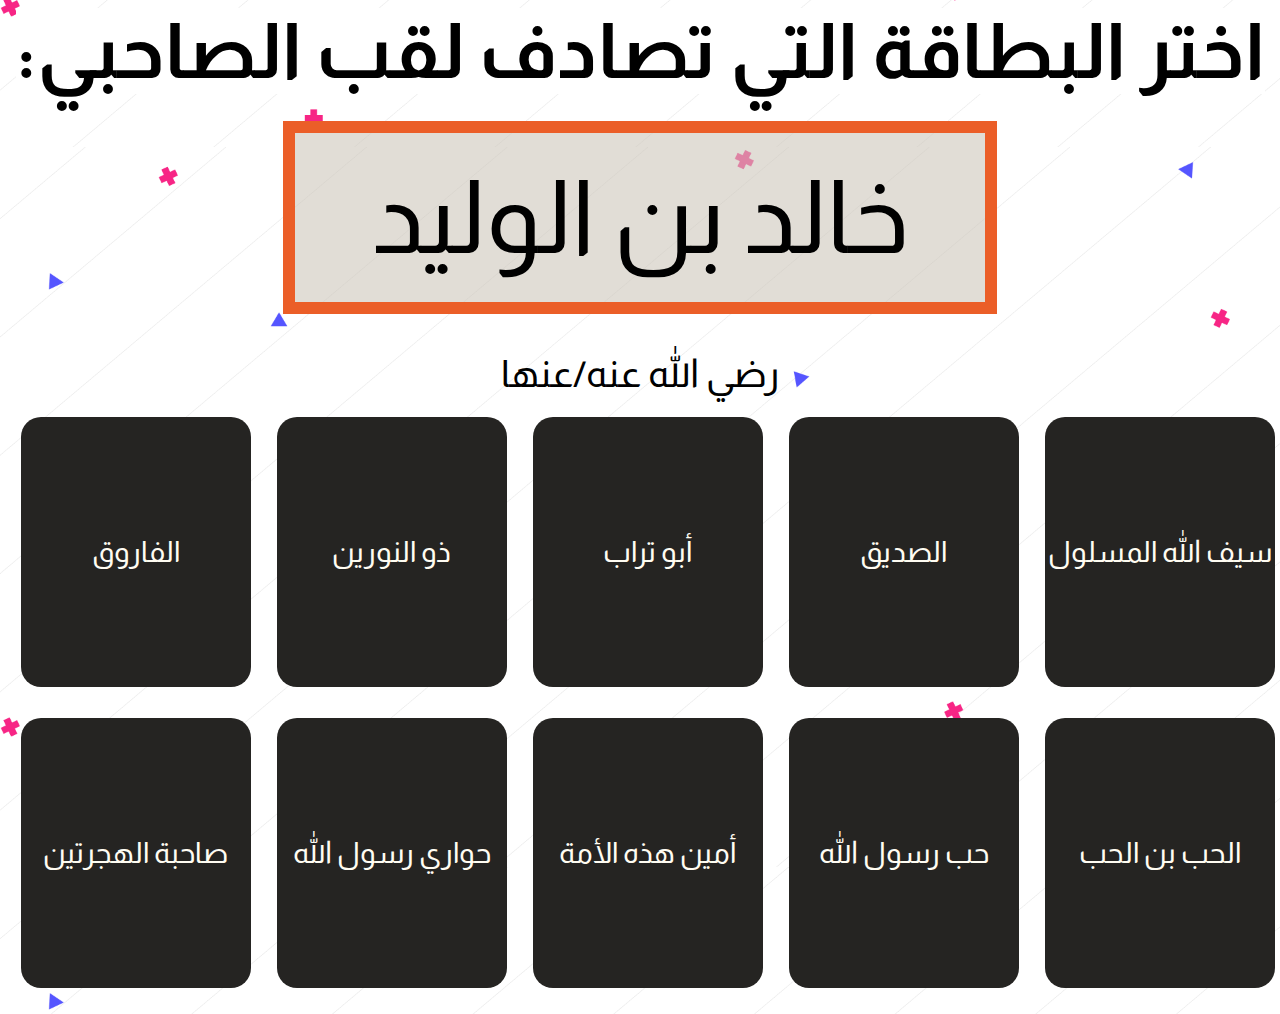
<file: sahabiname.html>
<!DOCTYPE html>
<html>
	<head>
		<link rel="preconnect" href="https://fonts.gstatic.com" />
		<link
			href="https://fonts.googleapis.com/css2?family=Almarai:wght@300&display=swap"
			rel="stylesheet"
		/>

		<link rel="stylesheet" href="sahabiname.css" />
	</head>
	<body>
		<div id="paraCont">
			<p class="title">:اختر البطاقة التي تصادف لقب الصاحبي</p>
			<p id="sahabaName">عمر بن الخطاب</p>
			<p id="blessHim">رضي الله عنه/عنها</p>
		</div>
		<div id="boxes">
			<div class="box" id="one"><p id="paraone"></p></div>
			<div class="box" id="two"><p id="paratwo"></p></div>
			<div class="box" id="three"><p id="parathree"></p></div>
			<div class="box" id="four"><p id="parafour"></p></div>
			<div class="box" id="five"><p id="parafive"></p></div>
			<div class="box" id="six"><p id="parasix"></p></div>
			<div class="box" id="seven"><p id="paraseven"></p></div>
			<div class="box" id="eight"><p id="paraeight"></p></div>
			<div class="box" id="nine"><p id="paranine"></p></div>
			<div class="box" id="ten"><p id="paraten"></p></div>
		</div>

		<div id="popUp">
			<p id="goodJob">!!!!!!أحسنت</p>
			<p id="sahabiNameDiscription"></p>
			<p id="discription"></p>
			<button id="reload">تمت القراءة</button>
		</div>
		<img src="triangles and crosses1.png" id="backgroundimg" />

		<script src="sahabiname.js"></script>
	</body>
</html>
</file>
<file: sahabiname.css>
html {
	font-family: 'Almarai', sans-serif;
	text-align: center;
}
body {
	background-image: url('triangles and crosses1.png');
	background-size: 100%;
	background-position: center;
}

#backgroundimg {
	display: none;
}
#paraCont {
	margin: auto;
	/* background-color: royalblue; */
	display: flex;
	flex-direction: column;
	align-items: center;
}
.title {
	font-weight: bold;
	margin: 0;
	font-size: 6vw;
	background-color: white;
}
#sahabaName {
	padding: 3vh 6vw;
	margin: 3vh auto 3vw auto;
	font-size: 8vw;
	background-color: #ccc5b996;
	border: 1vw solid #eb5e28;
}
#blessHim {
	white-space: nowrap;
	font-size: 3vw;
	margin-top: 0;
	margin-bottom: 1vh;
}
#boxes {
	margin: auto;
	width: 100vw;
	display: grid;
	grid-template-columns: repeat(auto-fit, minmax(250px, 1fr));
}

.box {
	color: #fffcf2;
	transition: 0.5s ease;
	margin: 1vw;
	border-radius: 20px;
	margin-bottom: 2vh;
	width: 90%;
	height: 30vh;
	background-color: #252422;
	display: flex;
	justify-content: center;
	cursor: pointer;
	align-items: center;
}
.box:hover {
	box-shadow: 1px 1px 4px 4px #252422;
}
.box p {
	white-space: nowrap;
	/* text-shadow: 0 0 5px white; */
	font-size: 180%;
}

#popUp {
	overflow: hidden;
	position: fixed;
	top: 12%;
	left: 10%;
	width: 80vw;
	height: 0vh;
	background-color: #eee;
	box-shadow: 0 0 10px black;
	transition: 0.3s ease-out;
	display: flex;
	flex-direction: column;
}
#goodJob {
	font-size: 200%;
}
#sahabiNameDiscription {
	font-size: 200%;
	font-weight: bold;
}
#discription {
	font-size: 150%;
	margin: 2vw;
}
#reload {
	font-size: 130%;
	font-family: 'Alamani';
	color: white;
	padding: 2vh 10vw;
	border: none;
	border-radius: 10px;
	background-color: royalblue;
	width: fit-content;
	margin: auto auto 2vh auto;
	cursor: pointer;
	align-items: center;
}
#reload:focus {
	outline: none;
}
#reload:hover {
	box-shadow: 1px 1px 2px 2px rgba(0, 0, 0, 0.25);
}
</file>
